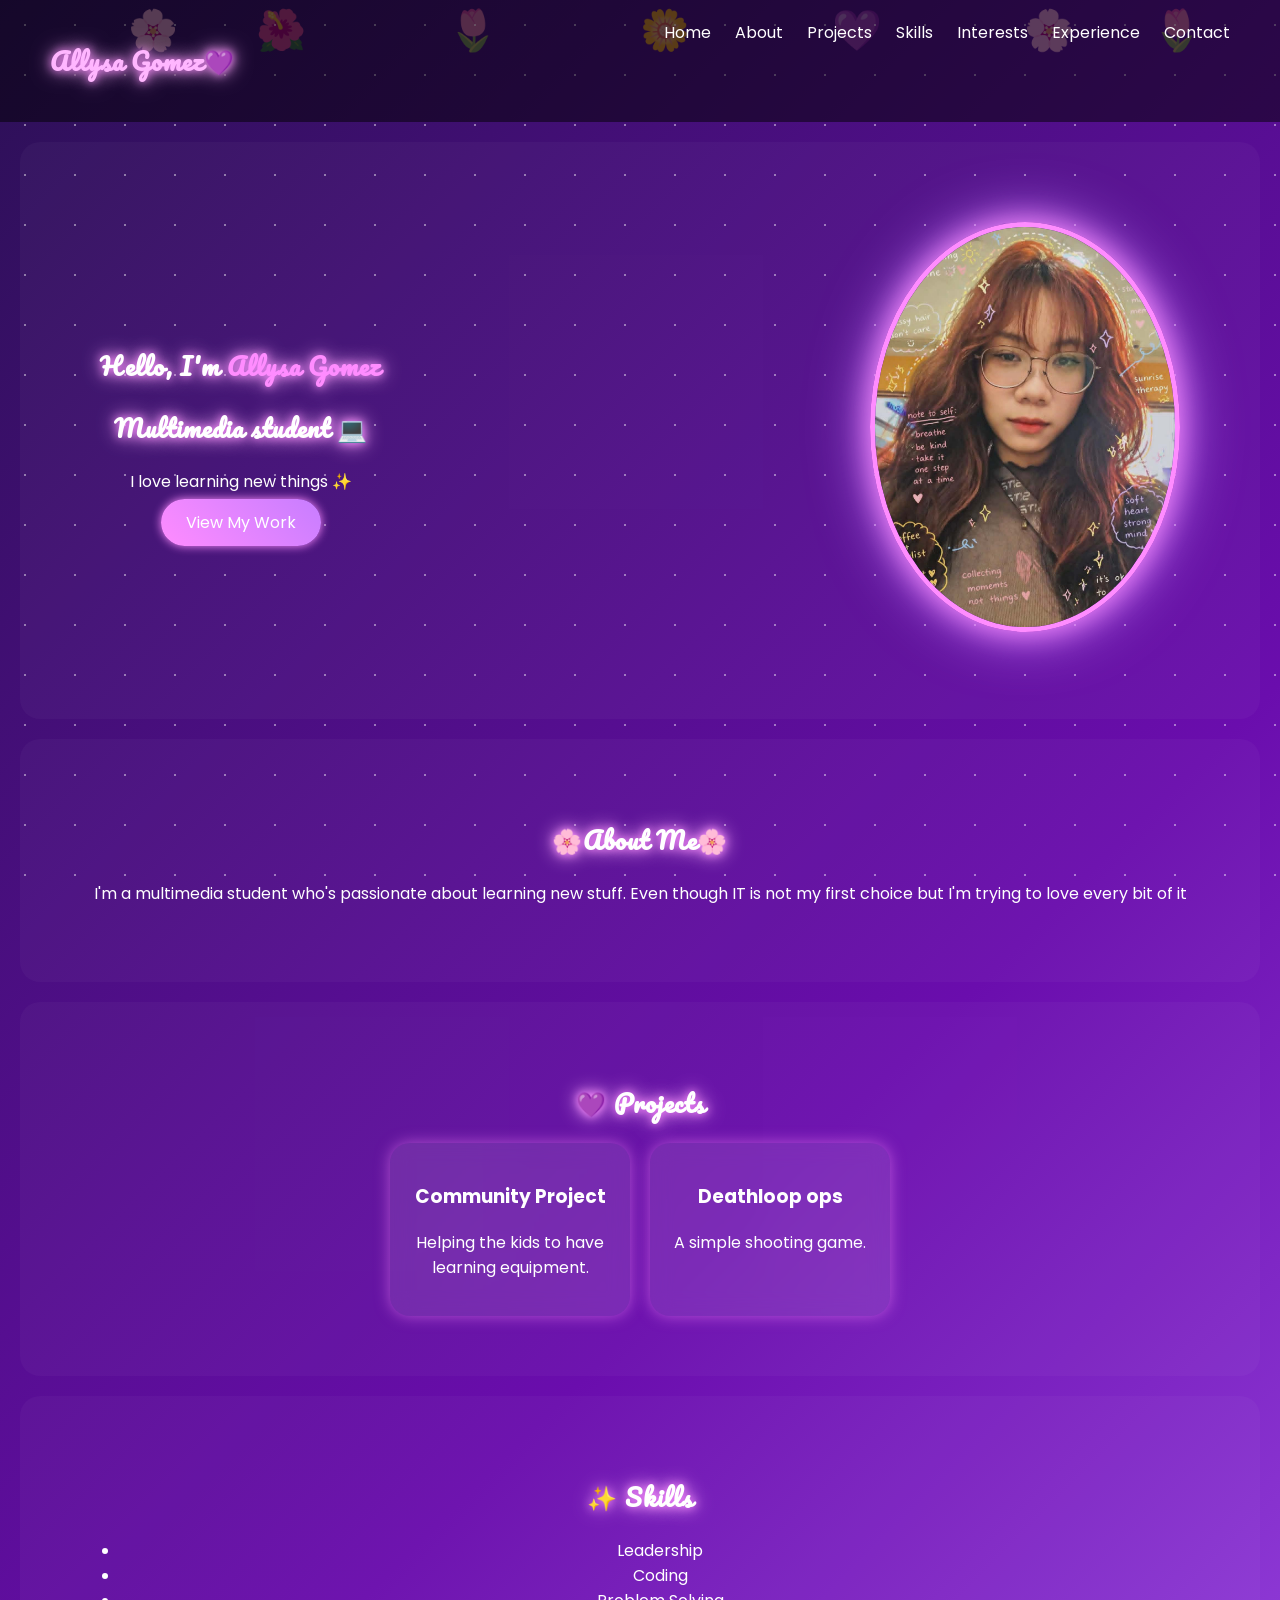
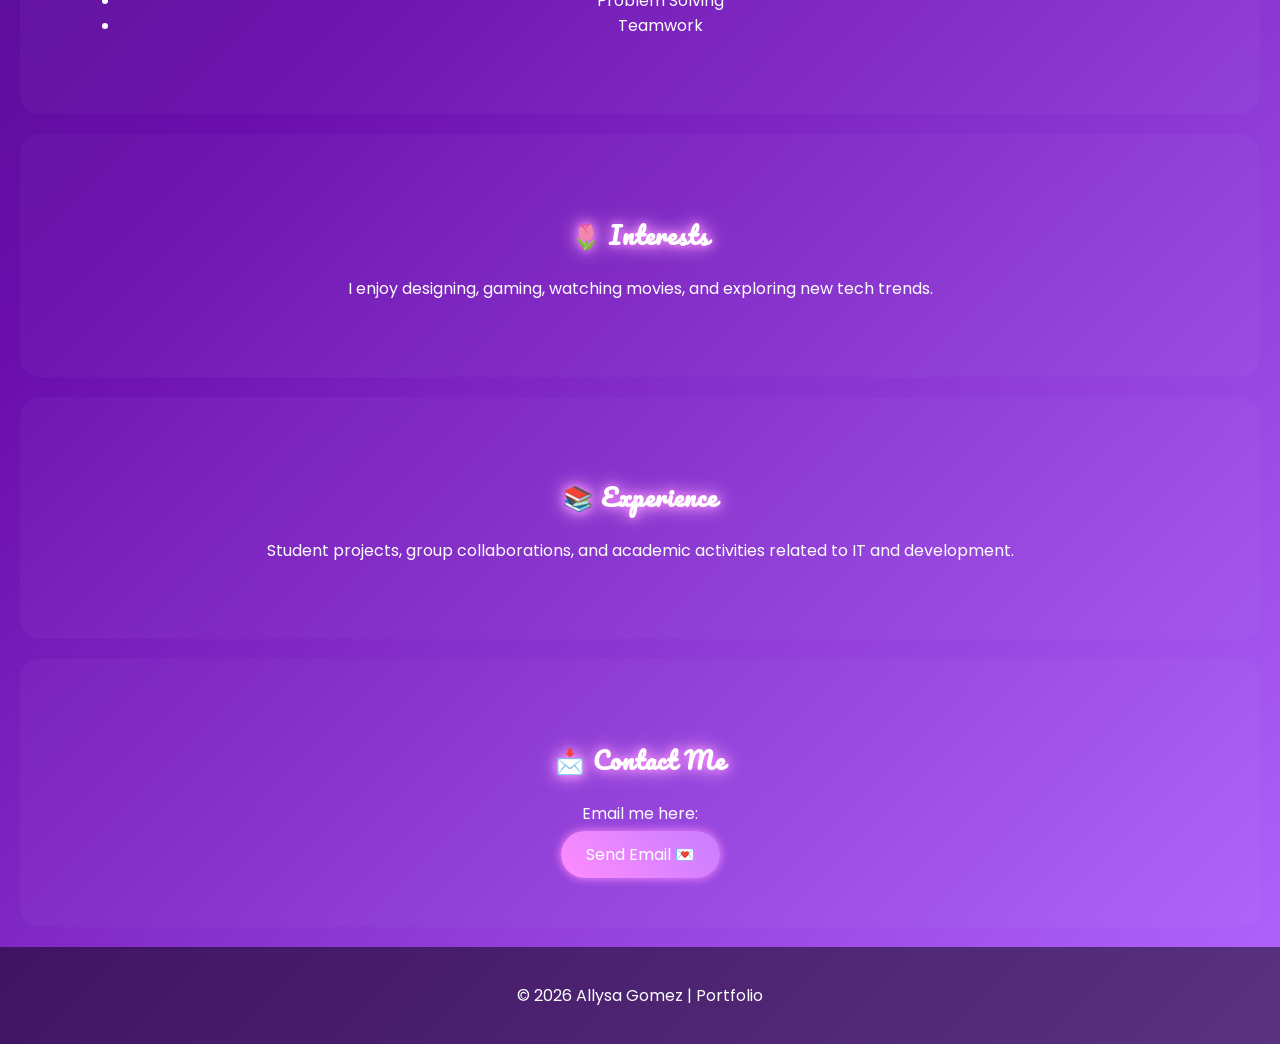
<file: portfolio/index.html>
<!DOCTYPE html>
<html lang="en">
<head>
  <link href="https://fonts.googleapis.com/css2?family=Poppins:wght@300;600&family=
  Pacifico&display=swap" rel="stylesheet">
  <meta charset="UTF-8">
  <title>My Portfolio</title>
  <link rel="stylesheet" href="style.css">
</head>
<body>

  <div class="flowers">
  <span>🌸</span>
  <span>🌺</span>
  <span>🌷</span>
  <span>🌼</span>
  <span>💜</span>
  <span>🌸</span>
  <span>🌷</span>
</div>
<div class="sparkles"></div>

<!-- NAVIGATION -->
<header>
  <h2 class="logo">Allysa Gomez💜</h2>
  <nav>
    <a href="#home">Home</a>
    <a href="#about">About</a>
    <a href="#projects">Projects</a>
    <a href="#skills">Skills</a>
    <a href="#interests">Interests</a>
    <a href="#experience">Experience</a>
    <a href="#contact">Contact</a>
  </nav>
</header>

<!-- HOME -->
<section id="home" class="home">
  <div class="home-text">
    <h1>Hello, I'm <span>Allysa Gomez</span></h1>
    <h2>Multimedia student 💻</h2>
    <p>I love learning new things ✨</p>
    <a href="#projects" class="btn">View My Work</a>
  </div>

  <div class="home-img">
    <img src="assests/ali.jpg" alt="Young woman with long hair smiling softly in a bright indoor setting with uplifting handwritten notes around her describing kindness and positive reminders">
  </div>
</section>

<!-- ABOUT -->
<section id="about">
  <h2>🌸About Me🌸</h2>
  <p>
  I'm a multimedia student who's passionate about learning new stuff. 
  Even though IT is not my first choice but I'm trying to love every bit of it
  </p>
</section>

<!-- PROJECTS -->
<section id="projects">
  <h2>💜 Projects</h2>
  <div class="cards">
    <div class="card">
      <h3>Community Project</h3>
      <p>Helping the kids to have learning equipment.</p>
    </div>

    <div class="card">
      <h3>Deathloop ops</h3>
      <p>A simple shooting game.</p>
    </div>
  </div>
</section>

<!-- SKILLS -->
<section id="skills">
  <h2>✨ Skills</h2>
  <ul>
    <li>Leadership</li>
    <li>Coding</li>
    <li>Problem Solving</li>
    <li>Teamwork</li>
  </ul>
</section>

<!-- INTERESTS -->
<section id="interests">
  <h2>🌷 Interests</h2>
  <p>
    I enjoy designing, gaming, watching movies, and exploring new tech trends.
  </p>
</section>

<!-- EXPERIENCE -->
<section id="experience">
  <h2>📚 Experience</h2>
  <p>
    Student projects, group collaborations, and academic activities related to IT and development.
  </p>
</section>

<!-- CONTACT -->
<section id="contact">
  <h2>📩 Contact Me</h2>
  <p>Email me here:</p>
  <a href="mailto:gomezallysa112315@gmail.com" class="btn">Send Email 💌</a>
</section>

<footer>
  <p>© 2026 Allysa Gomez | Portfolio</p>
</footer>

</body>
</html>
</file>
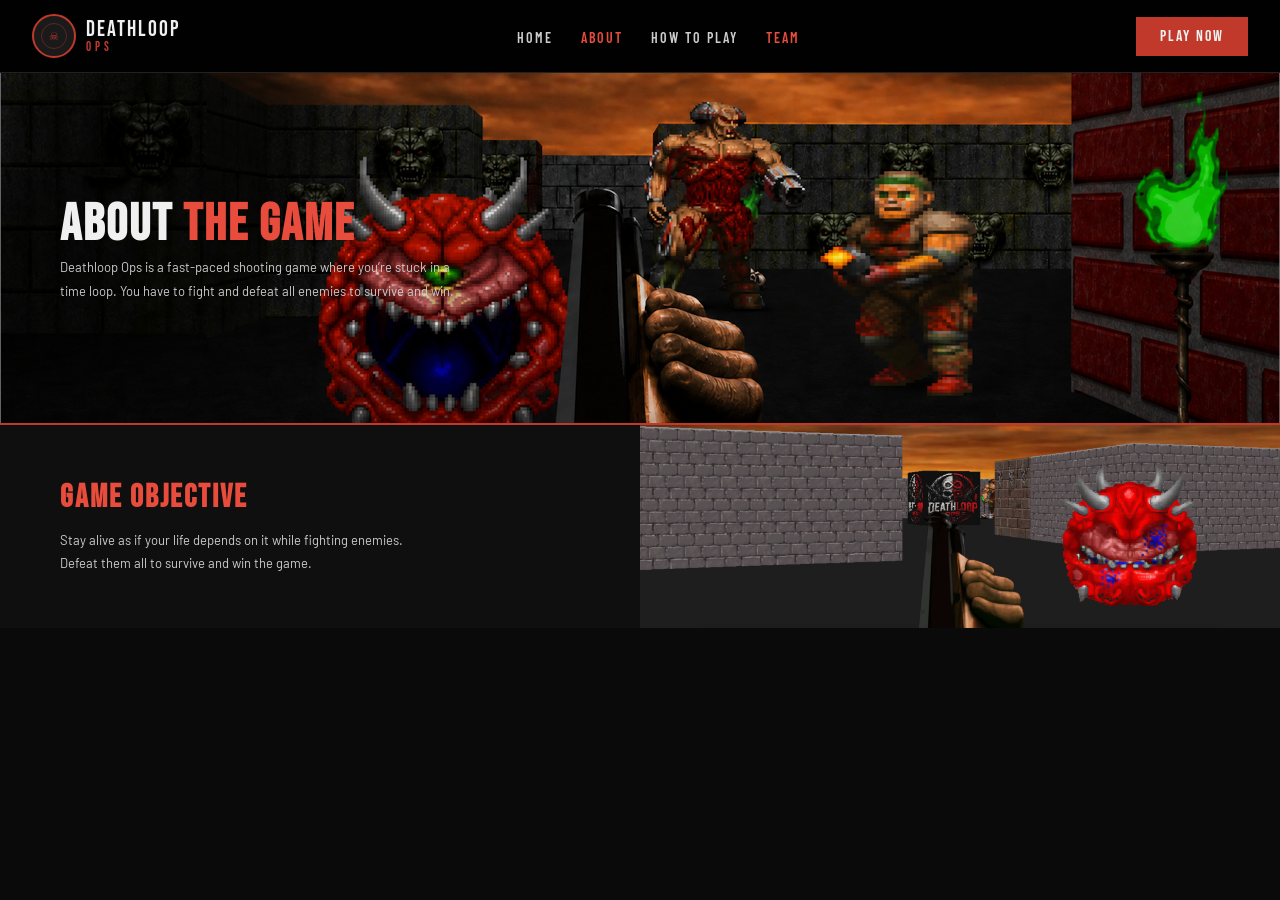
<file: about.html>
<!doctype html>
<html lang="en">
  <head>
    <meta charset="UTF-8" />
    <meta name="viewport" content="width=device-width, initial-scale=1.0" />
    <link rel="stylesheet" href="style.css" />
  </head>
  <body>
    <nav>
      <div class="logo">
        <div class="logo-icon">☠</div>
        <div class="logo-text">
          <div class="main">DEATHLOOP</div>
          <div class="sub">OPS</div>
        </div>
      </div>
      <ul class="nav-links">
        <li><a href="index.html">HOME</a></li>
        <li><a href="about.html" class="active">ABOUT</a></li>
        <li><a href="how_to_play.html">HOW TO PLAY</a></li>
        <li><a href="team.html" class="active">TEAM</a></li>
      </ul>
      <button class="btn-play-now">PLAY NOW</button>
    </nav>

    <section class="about-hero">
      <h2 class="about-title">ABOUT <span>THE GAME</span></h2>
      <p class="about-desc">
        Deathloop Ops is a fast-paced shooting game where you’re stuck in a time loop. You have to fight and defeat all enemies to survive and win.
      </p>
    </section>
    <div class="game-objective">
      <div class="objective-text">
        <h3 class="objective-title">GAME OBJECTIVE</h3>
        <p class="objective-desc">
          Stay alive as if your life depends on it while fighting enemies. Defeat them all to survive and win the game.
        </p>
      </div>
      <div class="objective-img"></div>
    </div>
  </body>
</html>
</file>
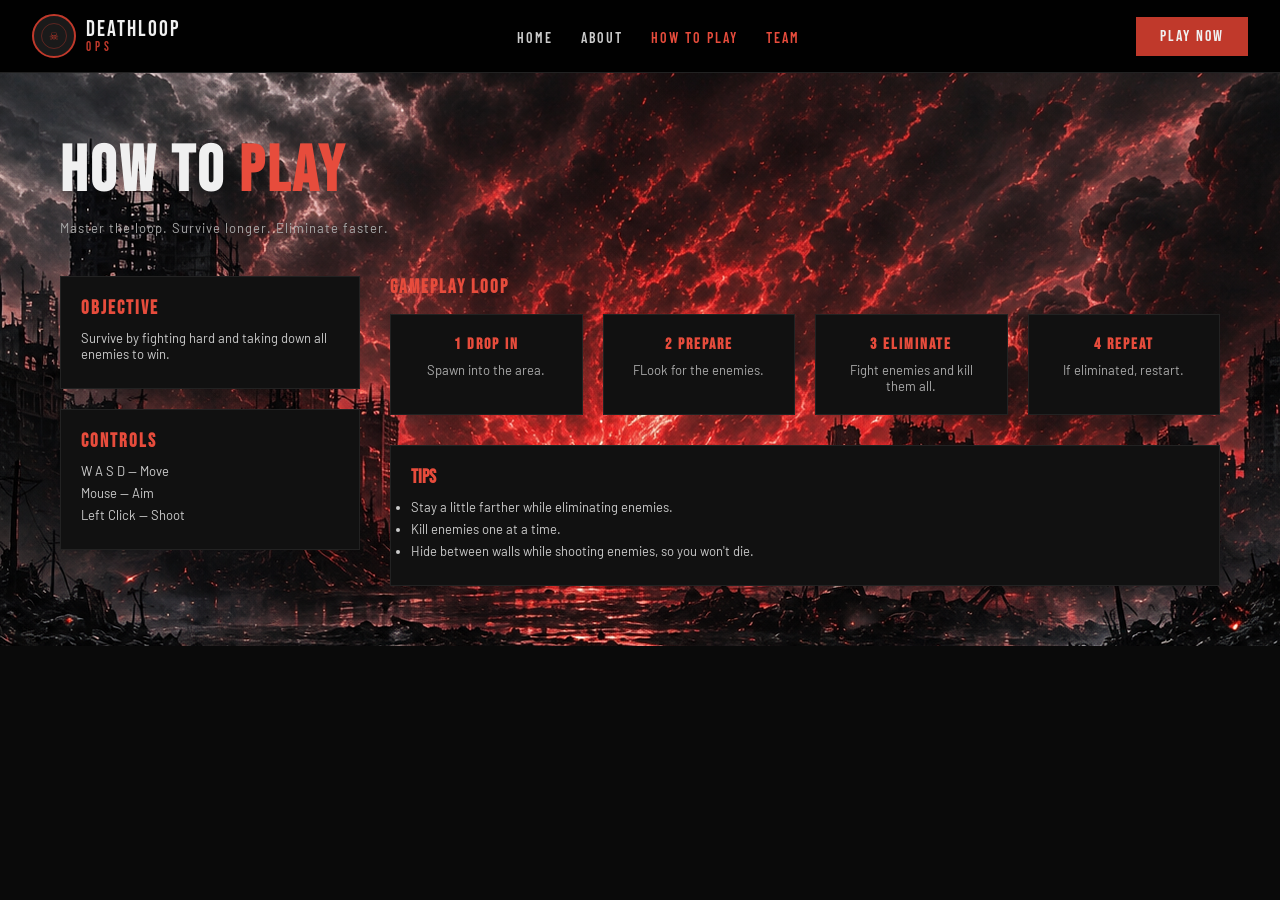
<file: how_to_play.html>
<!doctype html>
<html lang="en">
<head>
  <meta charset="UTF-8" />
  <meta name="viewport" content="width=device-width, initial-scale=1.0" />
  <link rel="stylesheet" href="style.css" />
  <title>How To Play - Deathloop Ops</title>
</head>

<body>

  <!-- NAV -->
  <nav>
    <div class="logo">
      <div class="logo-icon">☠</div>
      <div class="logo-text">
        <div class="main">DEATHLOOP</div>
        <div class="sub">OPS</div>
      </div>
    </div>

    <ul class="nav-links">
      <li><a href="index.html">HOME</a></li>
      <li><a href="about.html">ABOUT</a></li>
      <li><a href="how_to_play.html" class="active">HOW TO PLAY</a></li>
      <li><a href="team.html" class="active">TEAM</a></li>
    </ul>

    <button class="btn-play-now">PLAY NOW</button>
  </nav>

  <!-- HOW TO PLAY -->
  <section class="how-to-play">

    <!-- HEADER -->
    <div class="htp-header">
      <h1 class="htp-title">HOW TO <span>PLAY</span></h1>
      <p class="htp-subtitle">
        Master the loop. Survive longer. Eliminate faster.
      </p>
    </div>

    <!-- MAIN CONTENT -->
    <div class="htp-container">

      <!-- LEFT PANEL -->
      <div class="htp-left">
        <div class="htp-box">
          <h3>OBJECTIVE</h3>
          <p>
            Survive by fighting hard and taking down all enemies to win.
          </p>
        </div>

        <div class="htp-box">
          <h3>CONTROLS</h3>
          <p>W A S D — Move</p>
          <p>Mouse — Aim</p>
          <p>Left Click — Shoot</p>
        </div>
      </div>

      <!-- RIGHT PANEL -->
      <div class="htp-right">

        <h3 class="htp-section-title">GAMEPLAY LOOP</h3>

        <div class="htp-steps">

          <div class="htp-card">
            <h4>1 DROP IN</h4>
            <p>Spawn into the area.</p>
          </div>

          <div class="htp-card">
            <h4>2 PREPARE</h4>
            <p>FLook for the enemies.</p>
          </div>

          <div class="htp-card">
            <h4>3 ELIMINATE</h4>
            <p>Fight enemies and kill them all.</p>
          </div>

          <div class="htp-card">
            <h4>4 REPEAT</h4>
            <p>If eliminated, restart.</p>
          </div>

        </div>

        <!-- TIPS -->
        <div class="htp-tips">
          <h3>TIPS</h3>
          <ul>
            <li>Stay a little farther while eliminating enemies.</li>
            <li>Kill enemies one at a time.</li>
            <li>Hide between walls while shooting enemies, so you won't die.</li>
          </ul>
        </div>

      </div>

    </div>
  </section>

</body>
</html>
</file>
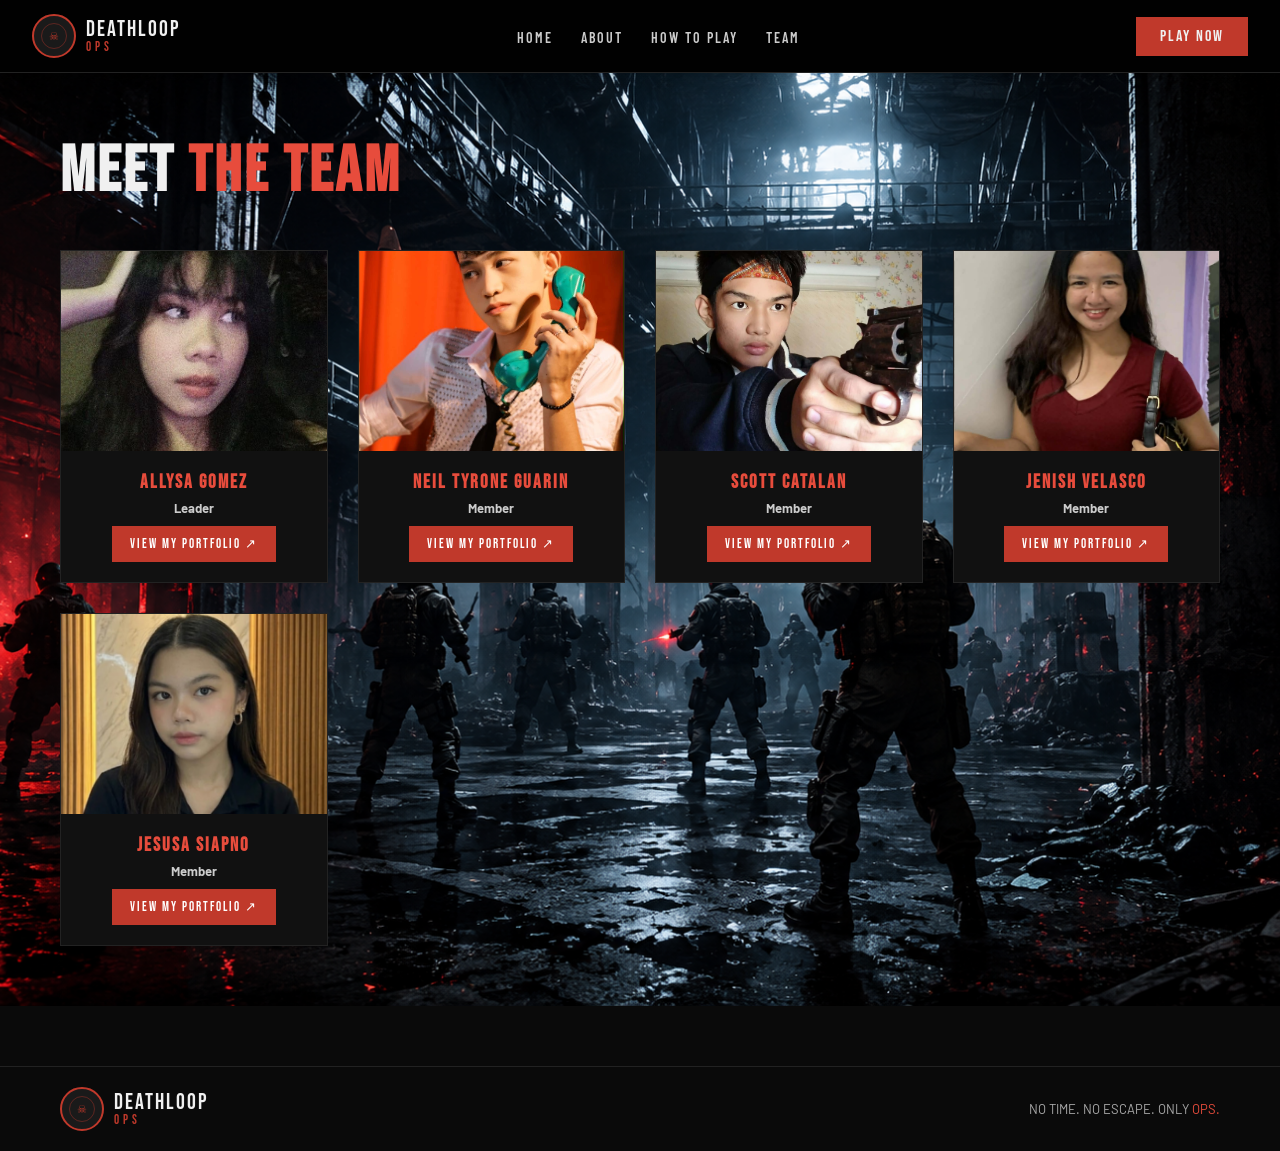
<file: team.html>
<!doctype html>
<html lang="en">
<head>
  <meta charset="UTF-8" />
  <meta name="viewport" content="width=device-width, initial-scale=1.0"/>
  <link rel="stylesheet" href="style.css" />
  <title>Team - Deathloop Ops</title>
</head>

<body>

  <!-- NAV (same as your other pages) -->
  <nav>
    <div class="logo">
      <div class="logo-icon">☠</div>
      <div class="logo-text">
        <div class="main">DEATHLOOP</div>
        <div class="sub">OPS</div>
      </div>
    </div>

    <ul class="nav-links">
      <li><a href="index.html">HOME</a></li>
      <li><a href="about.html">ABOUT</a></li>
      <li><a href="how_to_play.html">HOW TO PLAY</a></li>
      <li><a href="team.html">TEAM</a></li>
    </ul>

    <button class="btn-play-now">PLAY NOW</button>
  </nav>

  <!-- TEAM SECTION -->
  <section class="team">

    <div class="team-header">
      <h1 class="team-title">MEET <span>THE TEAM</span></h1>
    </div>

   <div class="team-container">

  <!-- MEMBER 1 -->
  <div class="team-card">
    <div class="team-img" style="background-image: url(assets/team1.jpg);"></div>
    <div class="team-content">
      <h3>Allysa Gomez</h3>
      <h4>Leader</h4>
      <button class="team-btn">VIEW MY PORTFOLIO ↗</button>
    </div>
  </div>

  <!-- MEMBER 2 -->
  <div class="team-card">
    <div class="team-img" style="background-image: url(assets/team2.jpg);"></div>
    <div class="team-content">
      <h3>Neil Tyrone Guarin</h3>
      <h4>Member</h4>
      <button class="team-btn">VIEW MY PORTFOLIO ↗</button>
    </div>
  </div>

  <!-- MEMBER 3 -->
  <div class="team-card">
    <div class="team-img" style="background-image: url(assets/team3.jpg);"></div>
    <div class="team-content">
      <h3>Scott Catalan</h3>
      <h4>Member</h4>
      <button class="team-btn">VIEW MY PORTFOLIO ↗</button>
    </div>
  </div>

  <!-- MEMBER 4 -->
  <div class="team-card">
    <div class="team-img" style="background-image: url(assets/team4.jpg);"></div>
    <div class="team-content">
      <h3>Jenish Velasco</h3>
      <h4>Member</h4>
      <button class="team-btn">VIEW MY PORTFOLIO ↗</button>
    </div>
  </div>

  <!-- MEMBER 5 -->
  <div class="team-card">
    <div class="team-img" style="background-image: url(assets/team5.jpg);"></div>
    <div class="team-content">
      <h3>Jesusa Siapno</h3>
      <h4>Member</h4>
      <button class="team-btn">VIEW MY PORTFOLIO ↗</button>
    </div>
  </div>

</div>

    </div>

  </section>

  <!-- FOOTER -->
  <footer class="footer">
    <div class="footer-left">
      <div class="logo">
        <div class="logo-icon">☠</div>
        <div class="logo-text">
          <div class="main">DEATHLOOP</div>
          <div class="sub">OPS</div>
        </div>
      </div>
    </div>

    <div class="footer-center">
      NO TIME. NO ESCAPE. ONLY <span>OPS.</span>
    </div>

  </footer>

</body>
</html>
</file>
<file: portfolio/style.css>
body {
  margin: 0;
  font-family: Arial, sans-serif;
  background: linear-gradient(to right, #2b1055, #6a0dad);
  color: white;
}

/* HEADER */
header {
  display: flex;
  justify-content: space-between;
  padding: 20px 50px;
  background: rgba(0,0,0,0.5);
}

.logo {
  color: #ffb6ff;
}

nav a {
  color: white;
  margin-left: 20px;
  text-decoration: none;
}

/* HOME */
.home {
  display: flex;
  align-items: center;
  justify-content: space-between;
  padding: 80px;
}

.home-text h1 span {
  color: #ff8cff;
}

.btn {
  background: #ff8cff;
  padding: 10px 20px;
  color: white;
  text-decoration: none;
  border-radius: 20px;
}

/* IMAGE */
.home-img img {
  width: 300px;
  border-radius: 50%;
  border: 5px solid #ff8cff;
}

/* SECTIONS */
section {
  padding: 60px;
  text-align: center;
}

/* CARDS */
.cards {
  display: flex;
  justify-content: center;
  gap: 20px;
}

.card {
  background: rgba(255,255,255,0.1);
  padding: 20px;
  border-radius: 15px;
  width: 200px;
}

.cardd {
  background: rgba(255,255,255,0.1);
  padding: 20px;
  border-radius: 15px;
  width: 200px;
}

/* FOOTER */
footer {
  text-align: center;
  padding: 20px;
  background: rgba(0,0,0,0.5);
}

/* FLOWER BACKGROUND */
.flowers {
  position: fixed;
  top: 0;
  left: 0;
  width: 100%;
  height: 100%;
  pointer-events: none;
  overflow: hidden;
  z-index: -1;
}

.flowers span {
  position: absolute;
  display: block;
  font-size: 30px;
  animation: float 10s linear infinite;
  opacity: 0.6;
}

/* Random positions */
.flowers span:nth-child(1) { left: 10%; animation-duration: 12s; }
.flowers span:nth-child(2) { left: 20%; animation-duration: 8s; }
.flowers span:nth-child(3) { left: 35%; animation-duration: 10s; }
.flowers span:nth-child(4) { left: 50%; animation-duration: 7s; }
.flowers span:nth-child(5) { left: 65%; animation-duration: 11s; }
.flowers span:nth-child(6) { left: 80%; animation-duration: 9s; }
.flowers span:nth-child(7) { left: 90%; animation-duration: 13s; }

@keyframes float {
  0% {
    top: 100%;
    transform: translateY(0) rotate(0deg);
  }
  100% {
    top: -10%;
    transform: translateY(-100vh) rotate(360deg);
  }
}
.flowers span {
  font-size: 40px;
  filter: blur(0.5px);
}
body {
  margin: 0;
  font-family: 'Poppins', sans-serif;
  background: linear-gradient(135deg, #2b1055, #6a0dad, #b266ff);
  color: white;
  overflow-x: hidden;
}
h1, h2 {
  font-family: 'Pacifico', cursive;
  letter-spacing: 1px;
  text-shadow: 0 0 10px #ff8cff, 0 0 20px #ffb6ff;
}
.btn {
  background: linear-gradient(45deg, #ff8cff, #c77dff);
  padding: 12px 25px;
  border-radius: 25px;
  color: white;
  text-decoration: none;
  box-shadow: 0 0 10px #ff8cff;
  transition: 0.3s;
}

.btn:hover {
  transform: scale(1.1);
  box-shadow: 0 0 20px #ffb6ff;
}
.card {
  background: rgba(255,255,255,0.1);
  backdrop-filter: blur(10px);
  border-radius: 20px;
  padding: 20px;
  box-shadow: 0 0 15px rgba(255, 140, 255, 0.5);
}
.sparkles {
  position: fixed;
  width: 100%;
  height: 100%;
  pointer-events: none;
  z-index: -1;
}

.sparkles::before,
.sparkles::after {
  content: "";
  position: absolute;
  width: 100%;
  height: 100%;
  background-image: radial-gradient(white 1px, transparent 1px);
  background-size: 50px 50px;
  animation: sparkleMove 20s linear infinite;
  opacity: 0.3;
}

.sparkles::after {
  animation-duration: 40s;
  opacity: 0.2;
}

@keyframes sparkleMove {
  from {
    transform: translateY(0);
  }
  to {
    transform: translateY(-100px);
  }
}
.home-img img {
  width: 300px;
  border-radius: 50%;
  border: 5px solid #ff8cff;
  box-shadow: 0 0 30px #ff8cff, 0 0 60px #c77dff;
}
section {
  padding: 60px;
  text-align: center;
  background: rgba(255,255,255,0.03);
  margin: 20px;
  border-radius: 20px;
}
</file>
<file: style.css>
@import url("https://fonts.googleapis.com/css2?family=Bebas+Neue&family=Barlow+Condensed:wght@400;600;700&family=Barlow:wght@400;500&display=swap");

/* ================= HOME ================= */
* {
  margin: 0;
  padding: 0;
  box-sizing: border-box;
}

body {
  background: #0a0a0a;
  color: #f0f0f0;
  font-family: "Barlow", sans-serif;
  min-height: 100vh;
  overflow-x: hidden;
}

/* NAV */
nav {
  display: flex;
  align-items: center;
  justify-content: space-between;
  padding: 14px 32px;
  background: rgba(0, 0, 0, 0.85);
  border-bottom: 1px solid #222;
  position: relative;
  z-index: 10;
}

.logo {
  display: flex;
  align-items: center;
  gap: 10px;
}

.logo-icon {
  width: 44px;
  height: 44px;
  background: #1a1a1a;
  border: 2px solid #c0392b;
  border-radius: 50%;
  display: flex;
  align-items: center;
  justify-content: center;
  font-family: "Bebas Neue", sans-serif;
  color: #c0392b;
  font-size: 11px;
  letter-spacing: 1px;
  flex-shrink: 0;
  position: relative;
  overflow: hidden;
}

.logo-icon::before {
  content: "";
  position: absolute;
  width: 60%;
  height: 60%;
  border: 1.5px solid #c0392b;
  border-radius: 50%;
  opacity: 0.4;
}

.logo-text {
  font-family: "Bebas Neue", sans-serif;
  line-height: 1;
}

.logo-text .main {
  font-size: 22px;
  letter-spacing: 2px;
  color: #f0f0f0;
}

.logo-text .sub {
  font-size: 13px;
  letter-spacing: 4px;
  color: #c0392b;
}

.nav-links {
  display: flex;
  gap: 28px;
  list-style: none;
}

.nav-links a {
  font-family: "Barlow Condensed", sans-serif;
  font-weight: 600;
  font-size: 14px;
  letter-spacing: 2px;
  text-decoration: none;
  color: #cccccc;
  transition: color 0.2s;
}

.nav-links a:hover,
.nav-links a.active {
  color: #e74c3c;
}

.btn-play-now {
  background: #c0392b;
  color: #f0f0f0;
  font-family: "Bebas Neue", sans-serif;
  font-size: 16px;
  letter-spacing: 2px;
  padding: 10px 24px;
  border: none;
  cursor: pointer;
}

.btn-play-now:hover {
  background: #e74c3c;
}

/* HERO */
.hero {
  background-image: url(assets/bg_home.png); /* Palitan ito ng img nyo talaga */
  background-size: cover;
  background-position: center;

  height: 100vh;
  width: 100%;
}

.hero-left {
  padding: 60px;
  padding-bottom: 16px;
  display: flex;
  width: 500px;
  flex-direction: column;
  justify-content: center;
}

.hero-tagline {
  font-family: "Bebas Neue", sans-serif;
  font-size: 80px;
  line-height: 1;
  letter-spacing: 2px;
  color: #f0f0f0;
  text-transform: uppercase;
  text-shadow: 0 2px 20px rgba(0, 0, 0, 0.8);
}

.hero-tagline span {
  color: #e74c3c;
}

.hero-subtitle {
  font-size: 13px;
  color: #cccccc;
  margin: 14px 0 28px;
  line-height: 1.8;
  letter-spacing: 1px;
}

.btn-hero {
  background: #c0392b;
  color: #f0f0f0;
  font-family: "Bebas Neue", sans-serif;
  font-size: 18px;
  letter-spacing: 3px;
  padding: 12px 28px;
  border: none;
  cursor: pointer;
  width: fit-content;
}

.btn-hero:hover {
  background: #e74c3c;
  transform: translateX(5px);
}

/* FEATURE CARDS */
.features {
  display: grid;
  grid-template-columns: repeat(4, 1fr);
  border-top: 2px solid #1a1a1a;
}

.feature-card {
  position: relative;
  overflow: hidden;
  border-right: 1px solid #1a1a1a;
}

.feature-card:last-child {
  border-right: none;
}

.feature-img {
  width: 100%;
  height: 180px;
  background-size: cover;
  background-position: center;
}

.feature-overlay {
  position: absolute;
  inset: 0;
  transition: background 0.3s;
  pointer-events: none;
}

.feature-card:hover .feature-overlay {
  background: linear-gradient(
    to top,
    rgba(192, 57, 43, 0.7) 0%,
    transparent 100%
  );
}

.feature-content {
  position: absolute;
  bottom: 0;
  padding: 14px 16px;
}

.feature-title {
  font-family: "Bebas Neue", sans-serif;
  font-size: 18px;
  letter-spacing: 2px;
  color: #f0f0f0;
  text-shadow: 0 1px 8px rgba(0, 0, 0, 0.8);
  text-transform: uppercase;
}

.feature-desc {
  font-size: 11px;
  color: #888;
  margin-top: 2px;
  letter-spacing: 0.5px;
}

/* ================= ABOUT ================= */
.about-hero {
  min-height: 350px;
  background-image: url(assets/bg.png); /* Palitan ito ng img nyo talaga */
  background-size: cover;
  padding: 60px;
  display: flex;
  flex-direction: column;
  justify-content: center;
  
}

.about-title {
  font-family: "Bebas Neue", sans-serif;
  font-size: 52px;
  letter-spacing: 2px;
  color: #f0f0f0;
}

.about-title span {
  color: #e74c3c;
}

.about-desc {
  font-size: 13px;
  color: #cccccc;
  line-height: 1.8;
  max-width: 400px;
}

/* GAME OBJECTIVE */
.game-objective {
  display: grid;
  grid-template-columns: 1fr 1fr;
  min-height: 205px;
  background: #0f0f0f;
  border-top: 2px solid #c0392b;
}

.objective-text {
  padding: 40px 60px;
  display: flex;
  flex-direction: column;
  justify-content: center;
  gap: 12px;
}

.objective-title {
  font-family: "Bebas Neue", sans-serif;
  font-size: 32px;
  letter-spacing: 2px;
  color: #e74c3c;
}

.objective-desc {
  font-size: 13px;
  color: #cccccc;
  line-height: 1.8;
  max-width: 380px;
}

.objective-img {
  background-image: url(assets/objective.png); /* Palitan ito ng img nyo talaga */
  background-size: cover;
}

.objective-img {
  background-image: url(assets/objective.png); /* Palitan ito ng img nyo talaga */
  background-size: cover;
}

/* ================= HOW TO PLAY ================= */

.how-to-play {
  padding: 60px;
}

/* HEADER */
.htp-header {
  margin-bottom: 40px;
}

.htp-title {
  font-family: "Bebas Neue", sans-serif;
  font-size: 64px;
  letter-spacing: 3px;
}

.htp-title span {
  color: #e74c3c;
}

.htp-subtitle {
  margin-top: 10px;
  color: #aaa;
  font-size: 13px;
  letter-spacing: 1px;
}

/* LAYOUT */
.htp-container {
  display: grid;
  grid-template-columns: 300px 1fr;
  gap: 30px;
}

/* LEFT SIDE */
.htp-box {
  background: #111;
  border: 1px solid #222;
  padding: 20px;
  margin-bottom: 20px;
}

.htp-box h3 {
  font-family: "Bebas Neue", sans-serif;
  color: #e74c3c;
  margin-bottom: 10px;
  letter-spacing: 2px;
}

.htp-box p {
  font-size: 13px;
  color: #ccc;
  margin: 6px 0;
}

/* RIGHT SIDE */
.htp-section-title {
  font-family: "Bebas Neue", sans-serif;
  color: #e74c3c;
  margin-bottom: 15px;
  letter-spacing: 2px;
}

/* CARDS */
.htp-steps {
  display: grid;
  grid-template-columns: repeat(4, 1fr);
  gap: 20px;
}

.htp-card {
  background: #111;
  border: 1px solid #222;
  padding: 20px;
  text-align: center;
  transition: 0.2s;
}

.htp-card:hover {
  border-color: #e74c3c;
  transform: translateY(-6px);
}

.htp-card h4 {
  font-family: "Bebas Neue", sans-serif;
  color: #e74c3c;
  margin-bottom: 8px;
  letter-spacing: 2px;
}

.htp-card p {
  font-size: 13px;
  color: #aaa;
}

/* TIPS */
.htp-tips {
  margin-top: 30px;
  background: #111;
  border: 1px solid #222;
  padding: 20px;
}

.htp-tips h3 {
  font-family: "Bebas Neue", sans-serif;
  color: #e74c3c;
  margin-bottom: 10px;
}

.htp-tips li {
  font-size: 13px;
  color: #ccc;
  margin: 6px 0;
}

/* RESPONSIVE (IMPORTANT) */
@media (max-width: 900px) {
  .htp-container {
    grid-template-columns: 1fr;
  }

  .htp-steps {
    grid-template-columns: repeat(2, 1fr);
  }
}

@media (max-width: 500px) {
  .htp-steps {
    grid-template-columns: 1fr;
  }

  .how-to-play {
    padding: 30px;
  }
}

.how-to-play {
  padding: 60px;

  background-image: url("assets/bg_how.png"); /* your image */
  background-size: fill;
  background-position: center;
  background-repeat: no-repeat;

  position: relative;
}

/* ================= TEAM ================= */

.team {
  padding: 60px;
}

.team-header {
  margin-bottom: 40px;
}

.team-title {
  font-family: "Bebas Neue", sans-serif;
  font-size: 64px;
  letter-spacing: 3px;
}

.team-title span {
  color: #e74c3c;
}

/* GRID */
.team-container {
  display: grid;
  grid-template-columns: repeat(auto-fit, minmax(220px, 1fr));
  gap: 30px;
}

/* CARD */
.team-card {
  background: #111;
  border: 1px solid #222;
  transition: 0.3s;
  overflow: hidden;
}

.team-card:hover {
  border-color: #e74c3c;
  transform: translateY(-6px);
}

/* IMAGE */
.team-img {
  height: 200px;
  background-size: cover;
  background-position: center;
}

/* CONTENT */
.team-content {
  padding: 20px;
  text-align: center;
}

.team-content h3 {
  font-family: "Bebas Neue", sans-serif;
  color: #e74c3c;
  letter-spacing: 2px;
}

.team-content h4 {
  font-size: 13px;
  color: #ccc;
  margin: 6px 0 10px;
}

.team-content p {
  font-size: 13px;
  color: #aaa;
  margin-bottom: 15px;
}

/* BUTTON */
.team-btn {
  background: #c0392b;
  color: #fff;
  border: none;
  padding: 10px 18px;
  font-family: "Bebas Neue", sans-serif;
  letter-spacing: 2px;
  cursor: pointer;
}

.team-btn:hover {
  background: #e74c3c;
}

/* FOOTER */
.footer {
  margin-top: 60px;
  padding: 20px 60px;
  border-top: 1px solid #222;
  display: flex;
  justify-content: space-between;
  align-items: center;
}

.footer-center {
  font-size: 13px;
  color: #aaa;
}

.footer-center span {
  color: #e74c3c;
}

.footer-right span {
  margin-left: 15px;
  color: #aaa;
  cursor: pointer;
}

.footer-right span:hover {
  color: #e74c3c;
}

/* RESPONSIVE */
@media (max-width: 900px) {
  .team-container {
    grid-template-columns: 1fr;
  }
}

.team {
  padding: 60px;

  background-image: url("assets/bg_team.png"); /* your image */
  background-size: cover;
  background-position: center;
  background-repeat: no-repeat;

  position: relative;
}
</file>
